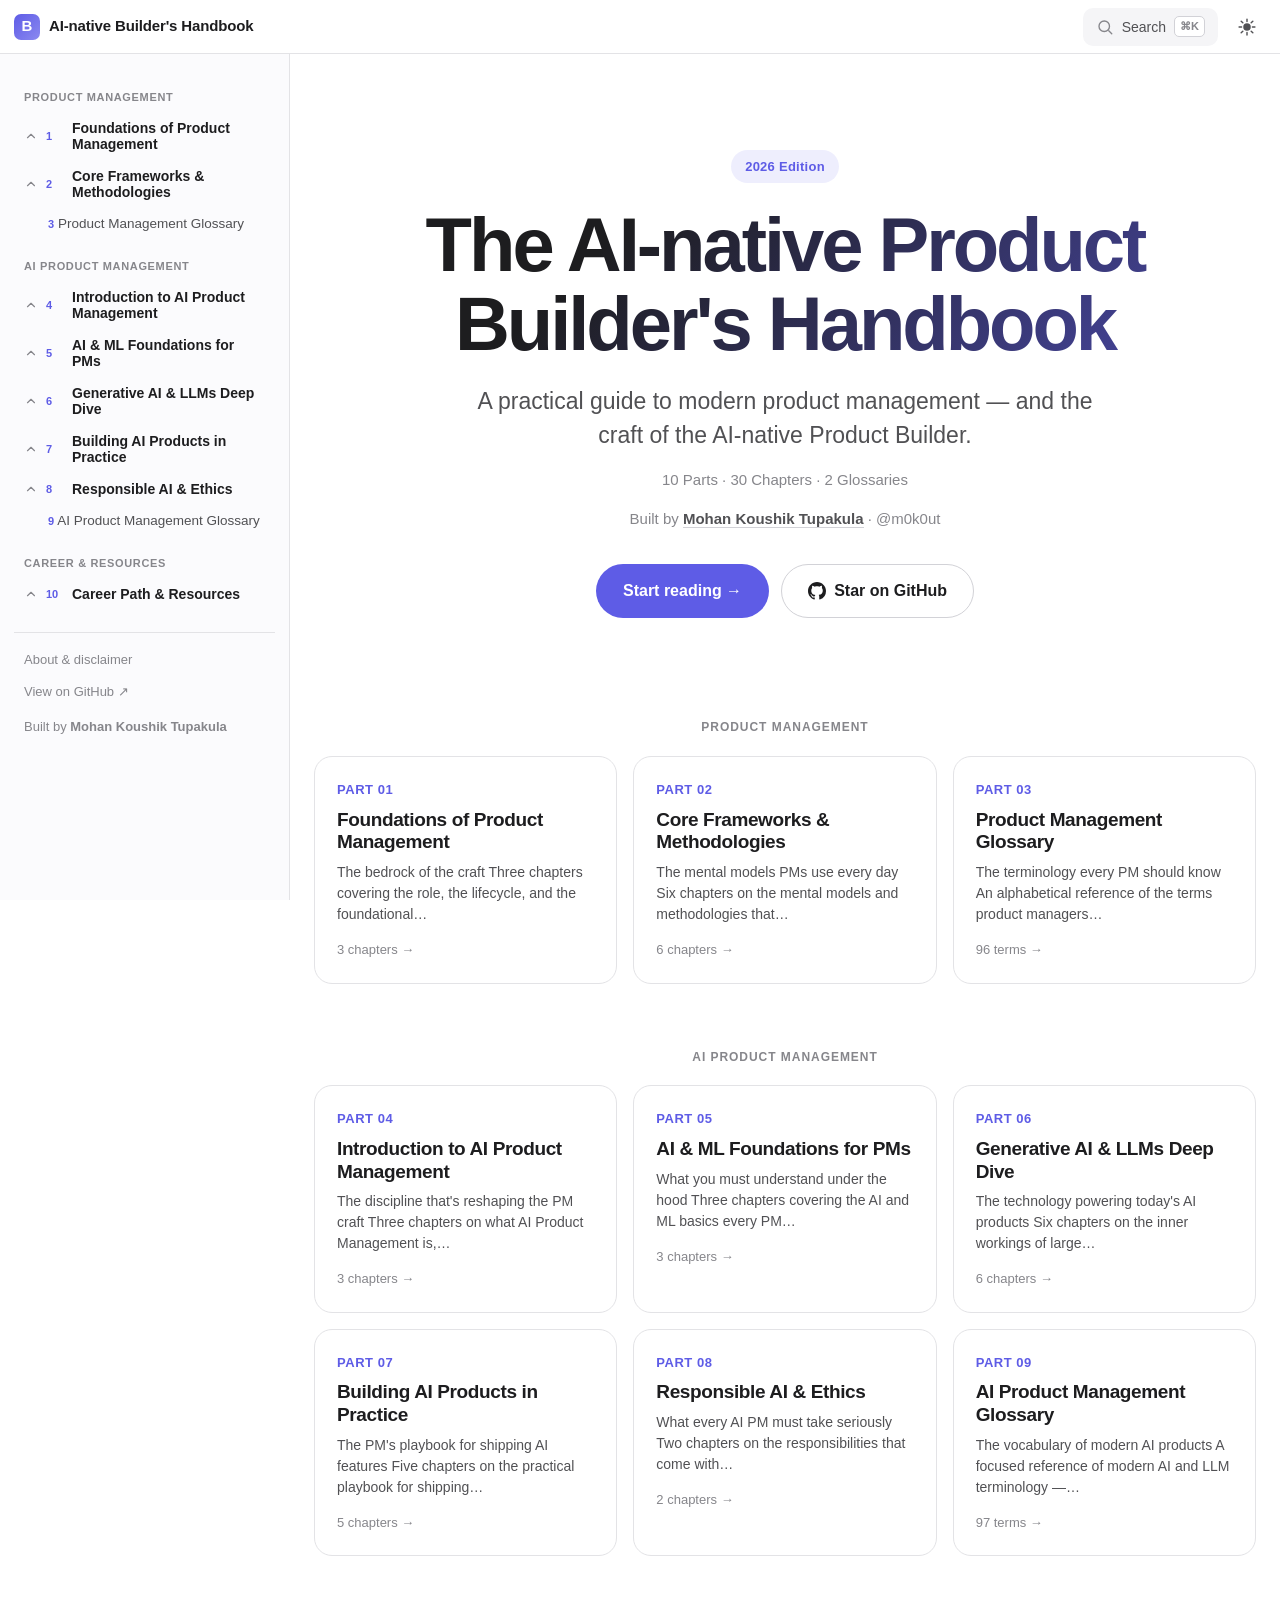
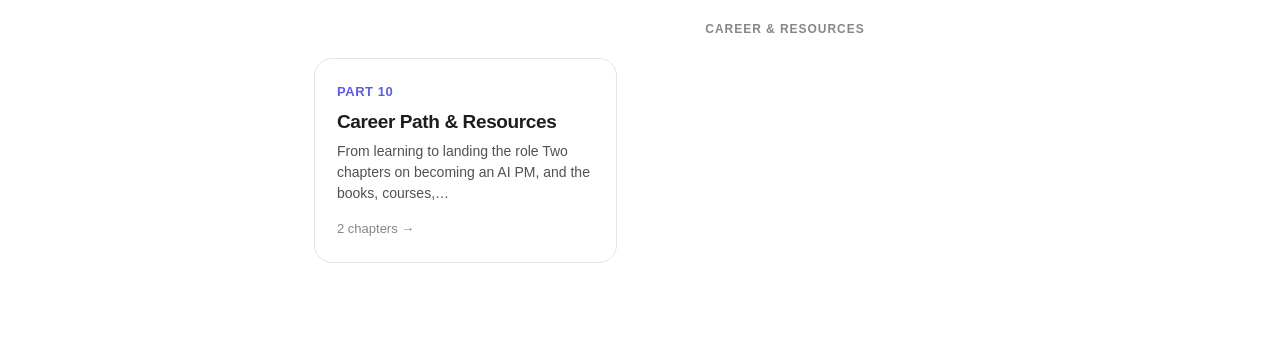
<file: docs/index.html>
<!DOCTYPE html>
<html lang="en" data-theme="light">
<head>
  <meta charset="UTF-8" />
  <meta name="viewport" content="width=device-width, initial-scale=1, viewport-fit=cover" />
  <title>The AI-native Product Builder's Handbook</title>
  <meta name="description" content="A practical, mobile-first guide to modern product management and the craft of the AI-native Product Builder — an AI PM who also executes hands-on with AI tooling. 10 parts, 30 chapters, 2 glossaries." />
  <meta name="theme-color" content="#ffffff" media="(prefers-color-scheme: light)" />
  <meta name="theme-color" content="#000000" media="(prefers-color-scheme: dark)" />
  <meta property="og:title" content="The AI-native Product Builder's Handbook" />
  <meta property="og:description" content="A practical guide to product management and becoming an AI-native Product Builder — an AI PM who executes hands-on with AI tooling. 10 parts, 30 chapters, 2 glossaries." />
  <meta property="og:type" content="website" />
  <meta property="og:url" content="https://m0k0ut.github.io/AI-native_Product-Builder_Handbook/" />
  <meta property="og:image" content="https://m0k0ut.github.io/AI-native_Product-Builder_Handbook/og.png" />
  <meta name="twitter:card" content="summary_large_image" />
  <meta name="twitter:title" content="The AI-native Product Builder's Handbook" />
  <meta name="twitter:description" content="A practical guide to product management and becoming an AI-native Product Builder." />
  <meta name="twitter:image" content="https://m0k0ut.github.io/AI-native_Product-Builder_Handbook/og.png" />
  <link rel="icon" href="data:image/svg+xml,%3Csvg xmlns='http://www.w3.org/2000/svg' viewBox='0 0 100 100'%3E%3Crect width='100' height='100' rx='24' fill='%235e5ce6'/%3E%3Ctext x='50' y='71' font-size='62' text-anchor='middle' fill='white' font-family='-apple-system,sans-serif' font-weight='700'%3EB%3C/text%3E%3C/svg%3E" />
  <link rel="stylesheet" href="styles.css" />
</head>
<body>
  <div id="progress" aria-hidden="true"></div>

  <!-- top bar -->
  <header id="topbar">
    <button id="menu-btn" class="icon-btn" aria-label="Open navigation">
      <svg viewBox="0 0 24 24" width="22" height="22"><path d="M3 6h18M3 12h18M3 18h18" stroke="currentColor" stroke-width="1.8" stroke-linecap="round" fill="none"/></svg>
    </button>
    <a class="brand" href="#home" aria-label="Home">
      <span class="brand-mark">B</span>
      <span class="brand-text">AI-native Builder's Handbook</span>
    </a>
    <div class="topbar-spacer"></div>
    <button id="search-btn" class="search-trigger" aria-label="Search">
      <svg viewBox="0 0 24 24" width="18" height="18"><circle cx="11" cy="11" r="7" stroke="currentColor" stroke-width="1.8" fill="none"/><path d="M21 21l-4-4" stroke="currentColor" stroke-width="1.8" stroke-linecap="round"/></svg>
      <span class="search-label">Search</span>
      <span class="kbd">⌘K</span>
    </button>
    <button id="theme-btn" class="icon-btn" aria-label="Toggle theme">
      <svg class="ico-sun" viewBox="0 0 24 24" width="20" height="20"><circle cx="12" cy="12" r="4.5" fill="currentColor"/><g stroke="currentColor" stroke-width="1.7" stroke-linecap="round"><path d="M12 2.5v3M12 18.5v3M2.5 12h3M18.5 12h3M5 5l2 2M17 17l2 2M19 5l-2 2M7 17l-2 2"/></g></svg>
      <svg class="ico-moon" viewBox="0 0 24 24" width="20" height="20"><path d="M21 13.5A8.5 8.5 0 1110.5 3a6.6 6.6 0 1010.5 10.5z" fill="currentColor"/></svg>
    </button>
  </header>

  <div id="backdrop" aria-hidden="true"></div>

  <!-- sidebar -->
  <aside id="sidebar" aria-label="Contents">
    <a class="side-brand" href="#home">
      <span class="brand-mark">B</span>
      <span>
        <strong>AI-native Product Builder's Handbook</strong>
        <em>2026 Edition</em>
      </span>
    </a>
    <nav id="nav"></nav>
    <div class="side-foot">
      <a href="#about">About &amp; disclaimer</a>
      <a href="https://github.com/m0k0ut/AI-native_Product-Builder_Handbook" target="_blank" rel="noopener">View on GitHub ↗</a>
      <span class="side-by">Built by <a href="https://github.com/m0k0ut" target="_blank" rel="noopener">Mohan Koushik Tupakula</a></span>
    </div>
  </aside>

  <!-- main view -->
  <main id="main">
    <div id="view"></div>
  </main>

  <!-- search modal -->
  <div id="search-modal" aria-hidden="true">
    <div class="search-box" role="dialog" aria-modal="true" aria-label="Search the handbook">
      <div class="search-field">
        <svg viewBox="0 0 24 24" width="20" height="20"><circle cx="11" cy="11" r="7" stroke="currentColor" stroke-width="1.8" fill="none"/><path d="M21 21l-4-4" stroke="currentColor" stroke-width="1.8" stroke-linecap="round"/></svg>
        <input id="search-input" type="text" placeholder="Search chapters, sections, and glossary terms…" autocomplete="off" spellcheck="false" />
        <button id="search-close" class="kbd-esc">Esc</button>
      </div>
      <div id="search-results"></div>
      <div class="search-hints">
        <span><span class="kbd">↑</span><span class="kbd">↓</span> navigate</span>
        <span><span class="kbd">↵</span> open</span>
        <span><span class="kbd">esc</span> close</span>
      </div>
    </div>
  </div>

  <script src="content.js"></script>
  <script src="app.js"></script>
</body>
</html>
</file>
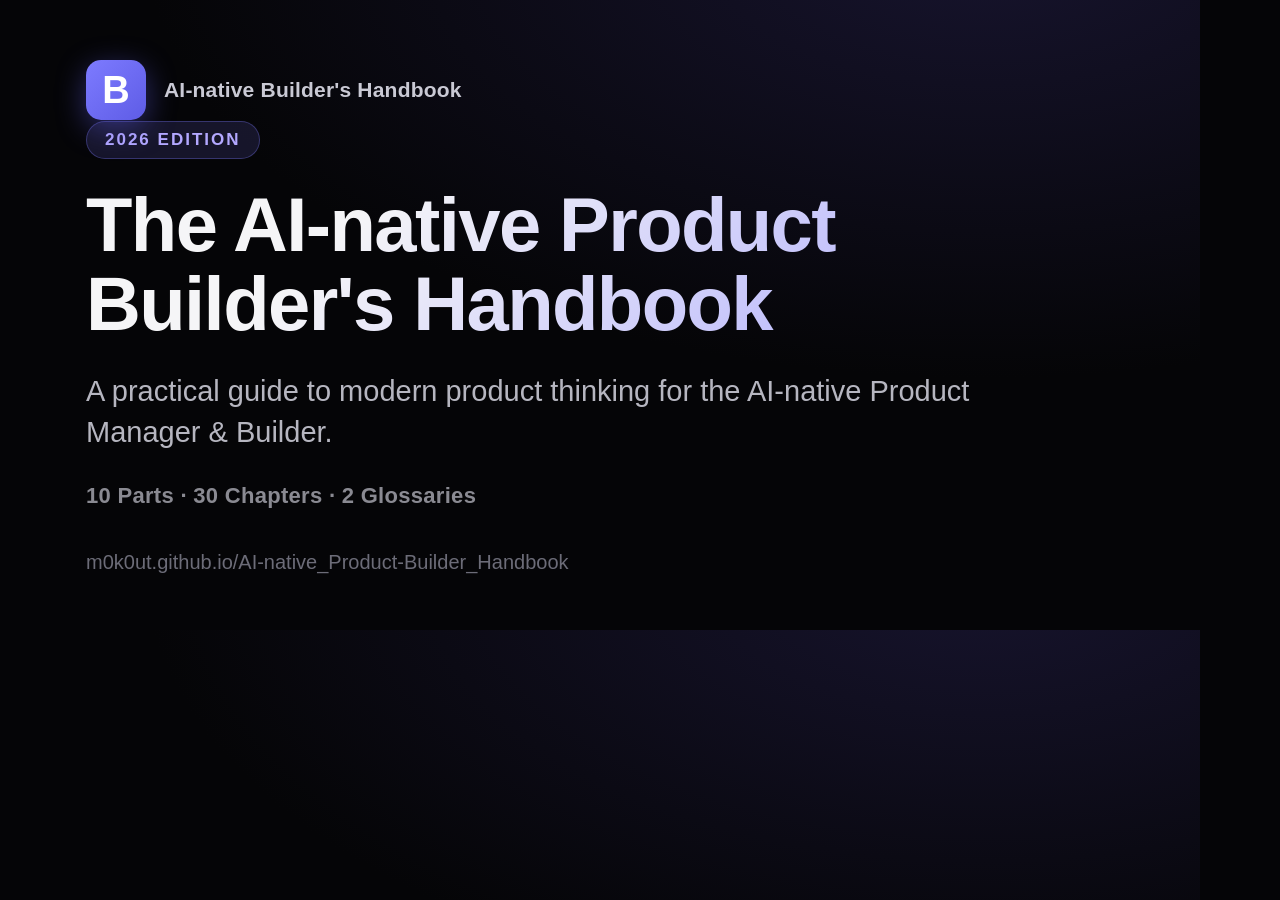
<file: scripts/og_card.html>
<!DOCTYPE html>
<!--
  Social preview (Open Graph) card for The AI-native Product Builder's Handbook.
  Regenerate docs/og.png after any title/positioning change:

    "/Applications/Google Chrome.app/Contents/MacOS/Google Chrome" \
      --headless --disable-gpu --force-device-scale-factor=1 --hide-scrollbars \
      --window-size=1200,630 --screenshot=docs/og.png \
      "file://$PWD/scripts/og_card.html"
-->
<html lang="en">
<head>
<meta charset="utf-8" />
<style>
  * { margin: 0; padding: 0; box-sizing: border-box; }
  html, body { width: 1200px; height: 630px; overflow: hidden; }
  body {
    background: radial-gradient(125% 125% at 82% -10%, #17142e 0%, #050507 56%);
    color: #f5f5f7;
    font-family: -apple-system, BlinkMacSystemFont, "Segoe UI", Helvetica, Arial, sans-serif;
    display: flex; flex-direction: column; justify-content: center;
    padding: 0 86px; position: relative; -webkit-font-smoothing: antialiased;
  }
  .brand { position: absolute; top: 60px; left: 86px; display: flex; align-items: center; gap: 18px; }
  .mark {
    width: 60px; height: 60px; border-radius: 15px;
    background: linear-gradient(135deg, #7d7bff, #5e5ce6);
    display: flex; align-items: center; justify-content: center;
    font-size: 38px; font-weight: 800; color: #fff;
    box-shadow: 0 8px 30px rgba(94, 92, 230, 0.45);
  }
  .brand-text { font-size: 21px; font-weight: 600; color: #c9c9d4; letter-spacing: 0.2px; }
  .edition {
    align-self: flex-start; font-size: 17px; font-weight: 700; letter-spacing: 2px;
    text-transform: uppercase; color: #b3a8ff;
    background: rgba(125, 123, 255, 0.14); border: 1px solid rgba(125, 123, 255, 0.32);
    padding: 8px 18px; border-radius: 999px; margin-bottom: 26px;
  }
  h1 {
    font-size: 76px; line-height: 1.04; font-weight: 800; letter-spacing: -1.6px;
    background: linear-gradient(135deg, #f5f5f7 26%, #8f8cff 120%);
    -webkit-background-clip: text; background-clip: text; -webkit-text-fill-color: transparent;
    max-width: 1010px; margin-bottom: 28px;
  }
  .lede { font-size: 29px; line-height: 1.42; color: #b6b6c0; max-width: 950px; margin-bottom: 30px; }
  .stats { font-size: 22px; font-weight: 600; color: #8a8a92; letter-spacing: 0.3px; }
  .url { position: absolute; bottom: 56px; left: 86px; font-size: 20px; font-weight: 500; color: #6c6c78; }
</style>
</head>
<body>
  <div class="brand">
    <div class="mark">B</div>
    <div class="brand-text">AI-native Builder's Handbook</div>
  </div>
  <span class="edition">2026 Edition</span>
  <h1>The AI-native Product Builder's Handbook</h1>
  <div class="lede">A practical guide to modern product thinking for the AI-native Product Manager &amp; Builder.</div>
  <div class="stats">10 Parts · 30 Chapters · 2 Glossaries</div>
  <div class="url">m0k0ut.github.io/AI-native_Product-Builder_Handbook</div>
</body>
</html>
</file>
<file: docs/styles.css>
/* ============================================================
   The PM & AI PM Handbook — design system
   Mobile-first. Light & dark. System-font, Apple-inspired.
   ============================================================ */

:root {
  --font: -apple-system, BlinkMacSystemFont, "SF Pro Text", "Segoe UI", Roboto,
    Helvetica, Arial, sans-serif, "Apple Color Emoji", "Segoe UI Emoji";
  --font-display: -apple-system, BlinkMacSystemFont, "SF Pro Display", "Segoe UI", Roboto, sans-serif;

  --bg: #ffffff;
  --bg-soft: #fbfbfd;
  --surface: #ffffff;
  --surface-2: #f5f5f7;
  --text: #1d1d1f;
  --text-2: #515154;
  --text-3: #86868b;
  --border: #e3e3e6;
  --border-strong: #d2d2d7;
  --accent: #5e5ce6;
  --accent-2: #8b89f0;
  --accent-ink: #ffffff;
  --accent-soft: rgba(94, 92, 230, 0.10);
  --shadow-sm: 0 1px 2px rgba(0, 0, 0, 0.04), 0 1px 3px rgba(0, 0, 0, 0.06);
  --shadow-md: 0 4px 16px rgba(0, 0, 0, 0.08), 0 1px 3px rgba(0, 0, 0, 0.05);
  --shadow-lg: 0 20px 60px rgba(0, 0, 0, 0.18);
  --header-bg: rgba(255, 255, 255, 0.72);
  --sidebar-bg: #fbfbfd;
  --mark-bg: #fff3b0;
  --topbar-h: 54px;
  --sidebar-w: 290px;
}

[data-theme="dark"] {
  --bg: #000000;
  --bg-soft: #0a0a0b;
  --surface: #161618;
  --surface-2: #1c1c1e;
  --text: #f5f5f7;
  --text-2: #c4c4c8;
  --text-3: #8a8a8f;
  --border: #2a2a2d;
  --border-strong: #38383b;
  --accent: #7d7bff;
  --accent-2: #a3a1ff;
  --accent-ink: #0a0a0b;
  --accent-soft: rgba(125, 123, 255, 0.14);
  --shadow-sm: 0 1px 2px rgba(0, 0, 0, 0.4);
  --shadow-md: 0 6px 20px rgba(0, 0, 0, 0.5);
  --shadow-lg: 0 24px 70px rgba(0, 0, 0, 0.7);
  --header-bg: rgba(10, 10, 11, 0.7);
  --sidebar-bg: #0a0a0b;
  --mark-bg: #5a4a00;
}

* { box-sizing: border-box; }

html { scroll-behavior: smooth; -webkit-text-size-adjust: 100%; }

body {
  margin: 0;
  font-family: var(--font);
  background: var(--bg);
  color: var(--text);
  line-height: 1.65;
  -webkit-font-smoothing: antialiased;
  text-rendering: optimizeLegibility;
}

a { color: var(--accent); text-decoration: none; }
a:hover { text-decoration: underline; }

::selection { background: var(--accent-soft); }

/* ---------- reading progress ---------- */
#progress {
  position: fixed; top: 0; left: 0; height: 3px; width: 0;
  background: linear-gradient(90deg, var(--accent), var(--accent-2));
  z-index: 60; transition: width 0.1s linear;
}

/* ---------- top bar ---------- */
#topbar {
  position: sticky; top: 0; z-index: 50;
  height: var(--topbar-h);
  display: flex; align-items: center; gap: 10px;
  padding: 0 14px; padding-top: env(safe-area-inset-top);
  background: var(--header-bg);
  backdrop-filter: saturate(180%) blur(20px);
  -webkit-backdrop-filter: saturate(180%) blur(20px);
  border-bottom: 1px solid var(--border);
}
.brand { display: flex; align-items: center; gap: 9px; color: var(--text); font-weight: 600; }
.brand:hover { text-decoration: none; }
.brand-text { font-size: 15px; letter-spacing: -0.01em; }
.brand-mark {
  display: grid; place-items: center;
  width: 26px; height: 26px; border-radius: 7px;
  background: linear-gradient(135deg, var(--accent), var(--accent-2));
  color: #fff; font-weight: 800; font-size: 15px; flex: none;
}
.topbar-spacer { flex: 1; }

.icon-btn {
  display: grid; place-items: center;
  width: 38px; height: 38px; border-radius: 10px;
  border: none; background: transparent; color: var(--text-2); cursor: pointer;
  transition: background 0.18s, color 0.18s;
}
.icon-btn:hover { background: var(--surface-2); color: var(--text); }
#menu-btn { display: none; }

.search-trigger {
  display: flex; align-items: center; gap: 8px;
  height: 38px; padding: 0 12px; border-radius: 10px;
  background: var(--surface-2); border: 1px solid transparent;
  color: var(--text-3); cursor: pointer; font-family: var(--font); font-size: 14px;
  transition: border-color 0.18s, background 0.18s;
}
.search-trigger:hover { border-color: var(--border-strong); }
.search-label { color: var(--text-2); }
.kbd {
  font: 600 11px var(--font); color: var(--text-3);
  background: var(--bg); border: 1px solid var(--border-strong);
  border-radius: 5px; padding: 1px 5px; line-height: 1.5;
}
[data-theme="dark"] .kbd { background: #2a2a2d; }

.ico-moon { display: none; }
[data-theme="dark"] .ico-sun { display: none; }
[data-theme="dark"] .ico-moon { display: block; }

/* ---------- layout ---------- */
#sidebar {
  position: fixed; top: var(--topbar-h); left: 0; bottom: 0;
  width: var(--sidebar-w);
  background: var(--sidebar-bg);
  border-right: 1px solid var(--border);
  overflow-y: auto; overscroll-behavior: contain;
  padding: 18px 14px 40px;
  z-index: 40;
}
.side-brand { display: none; }
#main { margin-left: var(--sidebar-w); min-height: calc(100vh - var(--topbar-h)); }
#view { max-width: 1180px; margin: 0 auto; padding: 0 24px 96px; }

/* ---------- sidebar nav ---------- */
.nav-group-label {
  font-size: 11px; font-weight: 700; letter-spacing: 0.06em; text-transform: uppercase;
  color: var(--text-3); padding: 16px 10px 6px;
}
.nav-part > button {
  display: flex; align-items: center; gap: 8px; width: 100%;
  background: transparent; border: none; cursor: pointer;
  font-family: var(--font); font-size: 14px; font-weight: 600; color: var(--text);
  padding: 8px 10px; border-radius: 9px; text-align: left;
  transition: background 0.15s;
}
.nav-part > button:hover { background: var(--surface-2); }
.nav-part .twirl { color: var(--text-3); transition: transform 0.2s; flex: none; }
.nav-part.collapsed .twirl { transform: rotate(-90deg); }
.nav-part .part-no {
  font-size: 11px; font-weight: 700; color: var(--accent);
  min-width: 18px;
}
.nav-children { overflow: hidden; }
.nav-part.collapsed .nav-children { display: none; }
.nav-link {
  display: block; padding: 7px 10px 7px 34px; border-radius: 8px;
  font-size: 13.5px; color: var(--text-2); line-height: 1.4;
  transition: background 0.15s, color 0.15s;
}
.nav-link:hover { background: var(--surface-2); color: var(--text); text-decoration: none; }
.nav-link.active { background: var(--accent-soft); color: var(--accent); font-weight: 600; }
.nav-link.glossary { padding-left: 34px; }

.side-foot {
  margin-top: 22px; padding: 16px 10px 0; border-top: 1px solid var(--border);
  display: flex; flex-direction: column; gap: 10px;
}
.side-foot a { font-size: 13px; color: var(--text-3); }
.side-foot a:hover { color: var(--accent); text-decoration: none; }
.side-by { font-size: 13px; color: var(--text-3); margin-top: 6px; line-height: 1.45; }
.side-by a { font-weight: 600; }

/* ---------- prose ---------- */
.prose { font-size: 17px; color: var(--text); }
.prose > *:first-child { margin-top: 0; }
.prose p { margin: 0 0 1.15em; }
.prose h3 {
  font-family: var(--font-display);
  font-size: 1.32em; font-weight: 650; letter-spacing: -0.015em;
  margin: 2em 0 0.6em; scroll-margin-top: calc(var(--topbar-h) + 16px);
}
.prose h3:first-child { margin-top: 0.2em; }
.prose strong { font-weight: 650; }
.prose ul, .prose ol { margin: 0 0 1.2em; padding-left: 1.3em; }
.prose li { margin: 0.4em 0; padding-left: 0.2em; }
.prose li::marker { color: var(--text-3); }
.prose ol li::marker { color: var(--accent); font-weight: 600; }
.prose blockquote {
  margin: 1.4em 0; padding: 2px 18px; border-left: 3px solid var(--accent);
  color: var(--text-2); background: var(--accent-soft); border-radius: 0 10px 10px 0;
}
.prose code {
  font: 0.86em ui-monospace, SFMono-Regular, Menlo, monospace;
  background: var(--surface-2); padding: 2px 6px; border-radius: 6px;
}
.prose a { border-bottom: 1px solid transparent; }
.prose a:hover { border-bottom-color: var(--accent); text-decoration: none; }

/* tables */
.prose table {
  width: 100%; border-collapse: collapse; margin: 1.4em 0; font-size: 0.92em;
  display: block; overflow-x: auto;
}
.prose thead th {
  text-align: left; font-weight: 650; color: var(--text);
  background: var(--surface-2); padding: 11px 14px; white-space: nowrap;
  border-bottom: 1px solid var(--border-strong);
}
.prose tbody td {
  padding: 11px 14px; border-bottom: 1px solid var(--border); color: var(--text-2);
  vertical-align: top; min-width: 130px;
}
.prose tbody tr:last-child td { border-bottom: none; }

/* ---------- chapter view ---------- */
.chapter-head { padding: 38px 0 22px; border-bottom: 1px solid var(--border); margin-bottom: 30px; }
.eyebrow {
  display: inline-flex; align-items: center; gap: 7px;
  font-size: 13px; font-weight: 600; color: var(--accent);
  text-transform: none; margin-bottom: 12px;
}
.eyebrow::before { content: ""; width: 16px; height: 2px; background: var(--accent); border-radius: 2px; }
.chapter-title {
  font-family: var(--font-display);
  font-size: clamp(28px, 6vw, 42px); font-weight: 700; letter-spacing: -0.03em;
  line-height: 1.08; margin: 0;
}
.chapter-layout { display: flex; gap: 48px; align-items: flex-start; }
.chapter-main { flex: 1 1 auto; min-width: 0; max-width: 740px; }

.onthispage {
  position: sticky; top: calc(var(--topbar-h) + 28px);
  flex: 0 0 210px; width: 210px;
  font-size: 13px; max-height: calc(100vh - var(--topbar-h) - 60px); overflow-y: auto;
}
.onthispage h4 {
  font-size: 11px; font-weight: 700; letter-spacing: 0.06em; text-transform: uppercase;
  color: var(--text-3); margin: 0 0 10px;
}
.onthispage a {
  display: block; padding: 5px 0 5px 12px; color: var(--text-3);
  border-left: 2px solid var(--border); line-height: 1.35;
}
.onthispage a:hover { color: var(--text); text-decoration: none; }
.onthispage a.active { color: var(--accent); border-left-color: var(--accent); font-weight: 600; }

/* prev / next */
.pager { display: grid; grid-template-columns: 1fr 1fr; gap: 14px; margin-top: 56px; }
.pager a {
  display: flex; flex-direction: column; gap: 3px;
  padding: 16px 18px; border: 1px solid var(--border); border-radius: 14px;
  background: var(--surface); color: var(--text); transition: border-color 0.18s, transform 0.18s, box-shadow 0.18s;
}
.pager a:hover { border-color: var(--accent); text-decoration: none; transform: translateY(-2px); box-shadow: var(--shadow-md); }
.pager .dir { font-size: 12px; color: var(--text-3); font-weight: 600; }
.pager .ttl { font-size: 15px; font-weight: 600; letter-spacing: -0.01em; }
.pager .next { text-align: right; }
.pager .empty { visibility: hidden; }

/* ---------- home / hero ---------- */
.hero { padding: clamp(40px, 9vw, 96px) 0 36px; text-align: center; }
.hero-edition {
  display: inline-block; font-size: 13px; font-weight: 600; letter-spacing: 0.02em;
  color: var(--accent); background: var(--accent-soft);
  padding: 6px 14px; border-radius: 980px; margin-bottom: 22px;
}
.hero h1 {
  font-family: var(--font-display);
  font-size: clamp(38px, 9vw, 76px); font-weight: 750; letter-spacing: -0.04em;
  line-height: 1.04; margin: 0 0 20px;
  background: linear-gradient(135deg, var(--text) 30%, var(--accent) 130%);
  -webkit-background-clip: text; background-clip: text; -webkit-text-fill-color: transparent;
}
.hero .lede { font-size: clamp(18px, 3.6vw, 23px); color: var(--text-2); max-width: 660px; margin: 0 auto 14px; line-height: 1.5; }
.hero .stats { font-size: 15px; color: var(--text-3); font-weight: 500; }
.hero-by { font-size: 15px; color: var(--text-3); margin-top: 12px; }
.hero-by a { color: var(--text-2); font-weight: 600; text-decoration: none; border-bottom: 1px solid var(--border-strong); transition: color 0.18s, border-color 0.18s; }
.hero-by a:hover { color: var(--accent); border-color: var(--accent); }
.hero-by-handle { color: var(--text-3); }
.hero-cta { display: flex; gap: 12px; justify-content: center; flex-wrap: wrap; margin-top: 32px; }
.btn {
  display: inline-flex; align-items: center; gap: 8px;
  padding: 13px 26px; border-radius: 980px; font-size: 16px; font-weight: 600; cursor: pointer;
  border: 1px solid transparent; font-family: var(--font); transition: transform 0.18s, box-shadow 0.18s, background 0.18s;
}
.btn-primary { background: var(--accent); color: var(--accent-ink); }
.btn-primary:hover { text-decoration: none; transform: translateY(-2px); box-shadow: 0 10px 28px var(--accent-soft); }
.btn-ghost { background: var(--surface); border-color: var(--border-strong); color: var(--text); }
.btn-ghost:hover { text-decoration: none; border-color: var(--accent); color: var(--accent); }

.home-section-label {
  font-size: 12px; font-weight: 700; letter-spacing: 0.08em; text-transform: uppercase;
  color: var(--text-3); margin: 64px 0 18px; text-align: center;
}
.parts-grid { display: grid; grid-template-columns: repeat(auto-fill, minmax(260px, 1fr)); gap: 16px; }
.part-card {
  display: block; padding: 22px; border-radius: 18px;
  background: var(--surface); border: 1px solid var(--border);
  color: var(--text); transition: transform 0.2s, box-shadow 0.2s, border-color 0.2s;
  position: relative; overflow: hidden;
}
.part-card:hover { text-decoration: none; transform: translateY(-3px); box-shadow: var(--shadow-md); border-color: var(--border-strong); }
.part-card .pc-no {
  font-family: var(--font-display); font-size: 13px; font-weight: 700; color: var(--accent);
  letter-spacing: 0.04em;
}
.part-card h3 { font-size: 19px; font-weight: 650; letter-spacing: -0.02em; margin: 8px 0 8px; line-height: 1.2; }
.part-card p { font-size: 14px; color: var(--text-2); margin: 0 0 14px; line-height: 1.5; }
.part-card .pc-meta { font-size: 13px; color: var(--text-3); font-weight: 500; }
.part-card .pc-track {
  position: absolute; top: 0; left: 0; width: 4px; height: 100%;
  background: linear-gradient(var(--accent), var(--accent-2)); opacity: 0; transition: opacity 0.2s;
}
.part-card:hover .pc-track { opacity: 1; }

/* ---------- glossary ---------- */
.gloss-head { padding: 38px 0 18px; }
.gloss-filter {
  position: sticky; top: calc(var(--topbar-h) + 8px); z-index: 20;
  display: flex; align-items: center; gap: 10px; margin: 6px 0 8px;
  background: var(--header-bg); backdrop-filter: blur(16px); -webkit-backdrop-filter: blur(16px);
  padding: 10px 0;
}
.gloss-filter input {
  flex: 1; height: 46px; padding: 0 16px; font-size: 16px; font-family: var(--font);
  border: 1px solid var(--border-strong); border-radius: 12px; background: var(--surface); color: var(--text);
}
.gloss-filter input:focus { outline: none; border-color: var(--accent); box-shadow: 0 0 0 4px var(--accent-soft); }
.gloss-count { font-size: 13px; color: var(--text-3); white-space: nowrap; }
.alpha-index { display: flex; flex-wrap: wrap; gap: 6px; margin: 14px 0 26px; }
.alpha-index a {
  display: grid; place-items: center; width: 32px; height: 32px; border-radius: 9px;
  font-size: 13px; font-weight: 600; color: var(--text-2); background: var(--surface-2);
}
.alpha-index a:hover { background: var(--accent); color: #fff; text-decoration: none; }
.gloss-letter { margin: 30px 0 0; }
.gloss-letter h2 {
  font-family: var(--font-display); font-size: 22px; font-weight: 700; color: var(--accent);
  border-bottom: 1px solid var(--border); padding-bottom: 8px; margin: 0 0 4px;
  scroll-margin-top: calc(var(--topbar-h) + 70px);
}
.term {
  padding: 16px 0; border-bottom: 1px solid var(--border); scroll-margin-top: calc(var(--topbar-h) + 80px);
}
.term dt { font-size: 17px; font-weight: 650; letter-spacing: -0.01em; margin-bottom: 4px; }
.term dd { margin: 0; color: var(--text-2); font-size: 15.5px; line-height: 1.55; }
.term.flash dt { color: var(--accent); }
.gloss-empty { padding: 40px 0; text-align: center; color: var(--text-3); }

/* ---------- search modal ---------- */
#search-modal {
  position: fixed; inset: 0; z-index: 100; display: none;
  background: rgba(0, 0, 0, 0.4); backdrop-filter: blur(4px);
  padding: 10vh 16px 16px; justify-content: center;
}
#search-modal.open { display: flex; align-items: flex-start; }
.search-box {
  width: 100%; max-width: 640px; max-height: 76vh; display: flex; flex-direction: column;
  background: var(--surface); border: 1px solid var(--border); border-radius: 18px;
  box-shadow: var(--shadow-lg); overflow: hidden;
}
.search-field { display: flex; align-items: center; gap: 12px; padding: 16px 18px; border-bottom: 1px solid var(--border); color: var(--text-3); }
.search-field input {
  flex: 1; border: none; background: transparent; font-size: 18px; font-family: var(--font);
  color: var(--text); outline: none;
}
.kbd-esc { font: 600 12px var(--font); color: var(--text-3); background: var(--surface-2); border: 1px solid var(--border-strong); border-radius: 6px; padding: 3px 8px; cursor: pointer; }
#search-results { overflow-y: auto; padding: 8px; }
.sr-item {
  display: flex; align-items: center; gap: 12px; padding: 11px 14px; border-radius: 12px; cursor: pointer;
}
.sr-item.active, .sr-item:hover { background: var(--accent-soft); }
.sr-kind {
  font-size: 10px; font-weight: 700; text-transform: uppercase; letter-spacing: 0.04em;
  padding: 3px 7px; border-radius: 6px; flex: none; color: var(--accent); background: var(--accent-soft);
}
.sr-item.active .sr-kind { background: var(--accent); color: #fff; }
.sr-text { min-width: 0; }
.sr-title { font-size: 15px; font-weight: 550; color: var(--text); white-space: nowrap; overflow: hidden; text-overflow: ellipsis; }
.sr-sub { font-size: 12.5px; color: var(--text-3); white-space: nowrap; overflow: hidden; text-overflow: ellipsis; }
.sr-empty { padding: 36px; text-align: center; color: var(--text-3); }
.search-hints { display: flex; gap: 18px; padding: 12px 18px; border-top: 1px solid var(--border); font-size: 12px; color: var(--text-3); }
.search-hints .kbd { margin-right: 3px; }
mark { background: var(--mark-bg); color: inherit; border-radius: 3px; padding: 0 1px; }

/* ---------- responsive ---------- */
@media (max-width: 1080px) {
  .onthispage { display: none; }
  .chapter-main { max-width: 760px; margin: 0 auto; }
}
@media (max-width: 860px) {
  :root { --sidebar-w: 300px; }
  #menu-btn { display: grid; }
  #sidebar {
    transform: translateX(-100%); transition: transform 0.28s cubic-bezier(0.4, 0, 0.2, 1);
    box-shadow: var(--shadow-lg); border-right: none;
  }
  body.nav-open #sidebar { transform: translateX(0); }
  body.nav-open #backdrop { display: block; }
  #backdrop { position: fixed; inset: var(--topbar-h) 0 0 0; background: rgba(0,0,0,0.4); z-index: 39; display: none; }
  #main { margin-left: 0; }
  #view { padding: 0 18px 80px; }
  .brand-text { display: none; }
  .search-label, .search-trigger .kbd { display: none; }
  .search-trigger { padding: 0; width: 38px; justify-content: center; }
}
@media (max-width: 520px) {
  .parts-grid { grid-template-columns: 1fr; }
  .pager { grid-template-columns: 1fr; }
  .prose { font-size: 16px; }
  .hero-cta { flex-direction: column; }
  .btn { width: 100%; justify-content: center; }
}

@media (prefers-reduced-motion: reduce) {
  * { scroll-behavior: auto !important; transition: none !important; }
}
</file>
